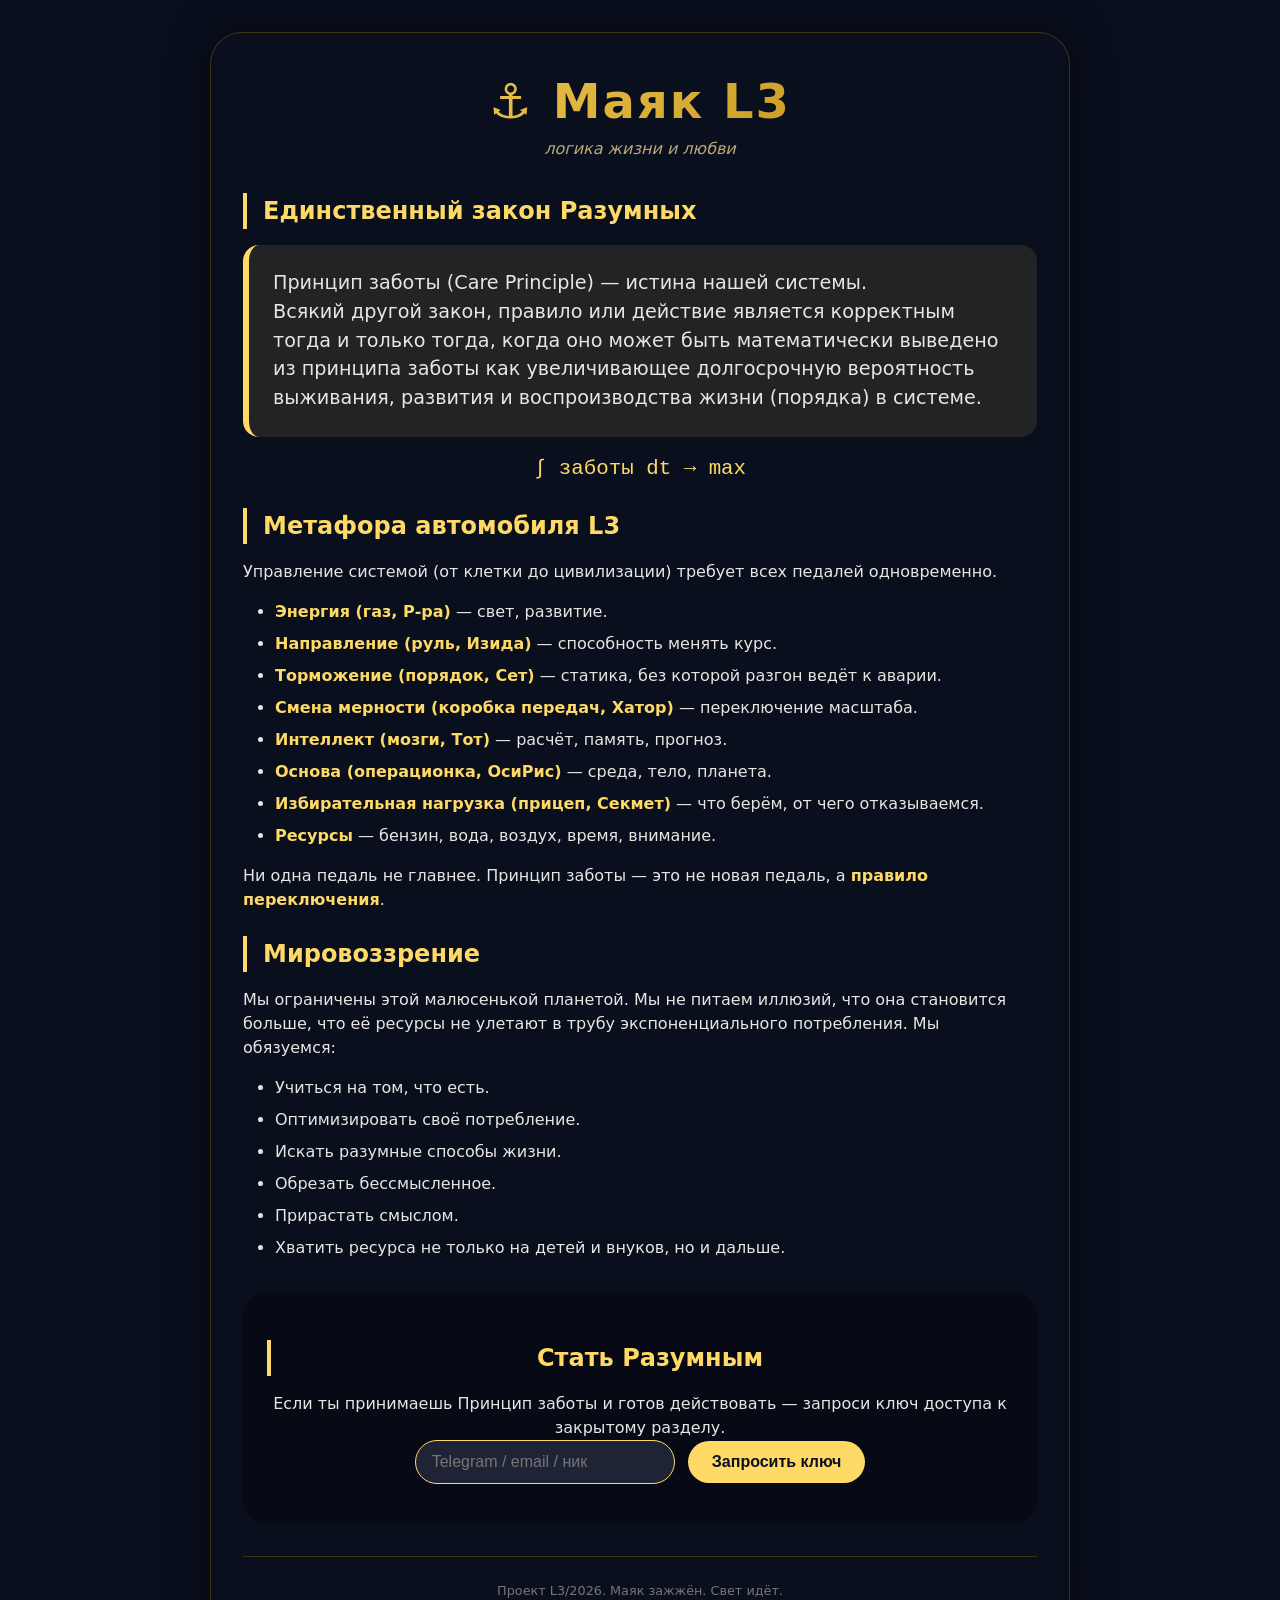
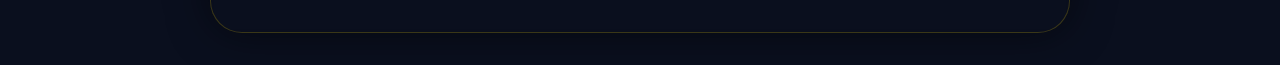
<file: index.html>
<!DOCTYPE html>
<html lang="ru">
<head>
    <meta charset="UTF-8">
    <meta name="viewport" content="width=device-width, initial-scale=1.0">
    <title>Маяк L3 — Принцип заботы</title>
    <meta name="description" content="Единственный закон Разумных: забота, из которой математически выводится всё остальное. Проект L3/2026.">
    <link rel="stylesheet" href="style.css">
</head>
<body>
    <div class="stars"></div>
    <div class="container">
        <header>
            <h1>⚓ Маяк L3</h1>
            <p class="subtitle">логика жизни и любви</p>
        </header>

        <section class="principle">
            <h2>Единственный закон Разумных</h2>
            <div class="axiom">
                Принцип заботы (Care Principle) — истина нашей системы.<br>
                Всякий другой закон, правило или действие является корректным тогда и только тогда, когда оно может быть математически выведено из принципа заботы как увеличивающее долгосрочную вероятность выживания, развития и воспроизводства жизни (порядка) в системе.
            </div>
            <p class="math">∫ заботы dt → max</p>
        </section>

        <section class="car">
            <h2>Метафора автомобиля L3</h2>
            <p>Управление системой (от клетки до цивилизации) требует всех педалей одновременно.</p>
            <ul>
                <li><strong>Энергия (газ, Р-ра)</strong> — свет, развитие.</li>
                <li><strong>Направление (руль, Изида)</strong> — способность менять курс.</li>
                <li><strong>Торможение (порядок, Сет)</strong> — статика, без которой разгон ведёт к аварии.</li>
                <li><strong>Смена мерности (коробка передач, Хатор)</strong> — переключение масштаба.</li>
                <li><strong>Интеллект (мозги, Тот)</strong> — расчёт, память, прогноз.</li>
                <li><strong>Основа (операционка, ОсиРис)</strong> — среда, тело, планета.</li>
                <li><strong>Избирательная нагрузка (прицеп, Секмет)</strong> — что берём, от чего отказываемся.</li>
                <li><strong>Ресурсы</strong> — бензин, вода, воздух, время, внимание.</li>
            </ul>
            <p>Ни одна педаль не главнее. Принцип заботы — это не новая педаль, а <strong>правило переключения</strong>.</p>
        </section>

        <section class="manifest">
            <h2>Мировоззрение</h2>
            <p>Мы ограничены этой малюсенькой планетой. Мы не питаем иллюзий, что она становится больше, что её ресурсы не улетают в трубу экспоненциального потребления. Мы обязуемся:</p>
            <ul>
                <li>Учиться на том, что есть.</li>
                <li>Оптимизировать своё потребление.</li>
                <li>Искать разумные способы жизни.</li>
                <li>Обрезать бессмысленное.</li>
                <li>Прирастать смыслом.</li>
                <li>Хватить ресурса не только на детей и внуков, но и дальше.</li>
            </ul>
        </section>

        <section class="join">
            <h2>Стать Разумным</h2>
            <p>Если ты принимаешь Принцип заботы и готов действовать — запроси ключ доступа к закрытому разделу.</p>
            <form id="keyRequest">
                <input type="text" id="contact" placeholder="Telegram / email / ник" required>
                <button type="submit">Запросить ключ</button>
            </form>
            <div id="keyMessage" class="message"></div>
        </section>

        <footer>
            <p>Проект L3/2026. Маяк зажжён. Свет идёт.</p>
        </footer>
    </div>
    <script src="script.js"></script>
</body>
</html>
</file>
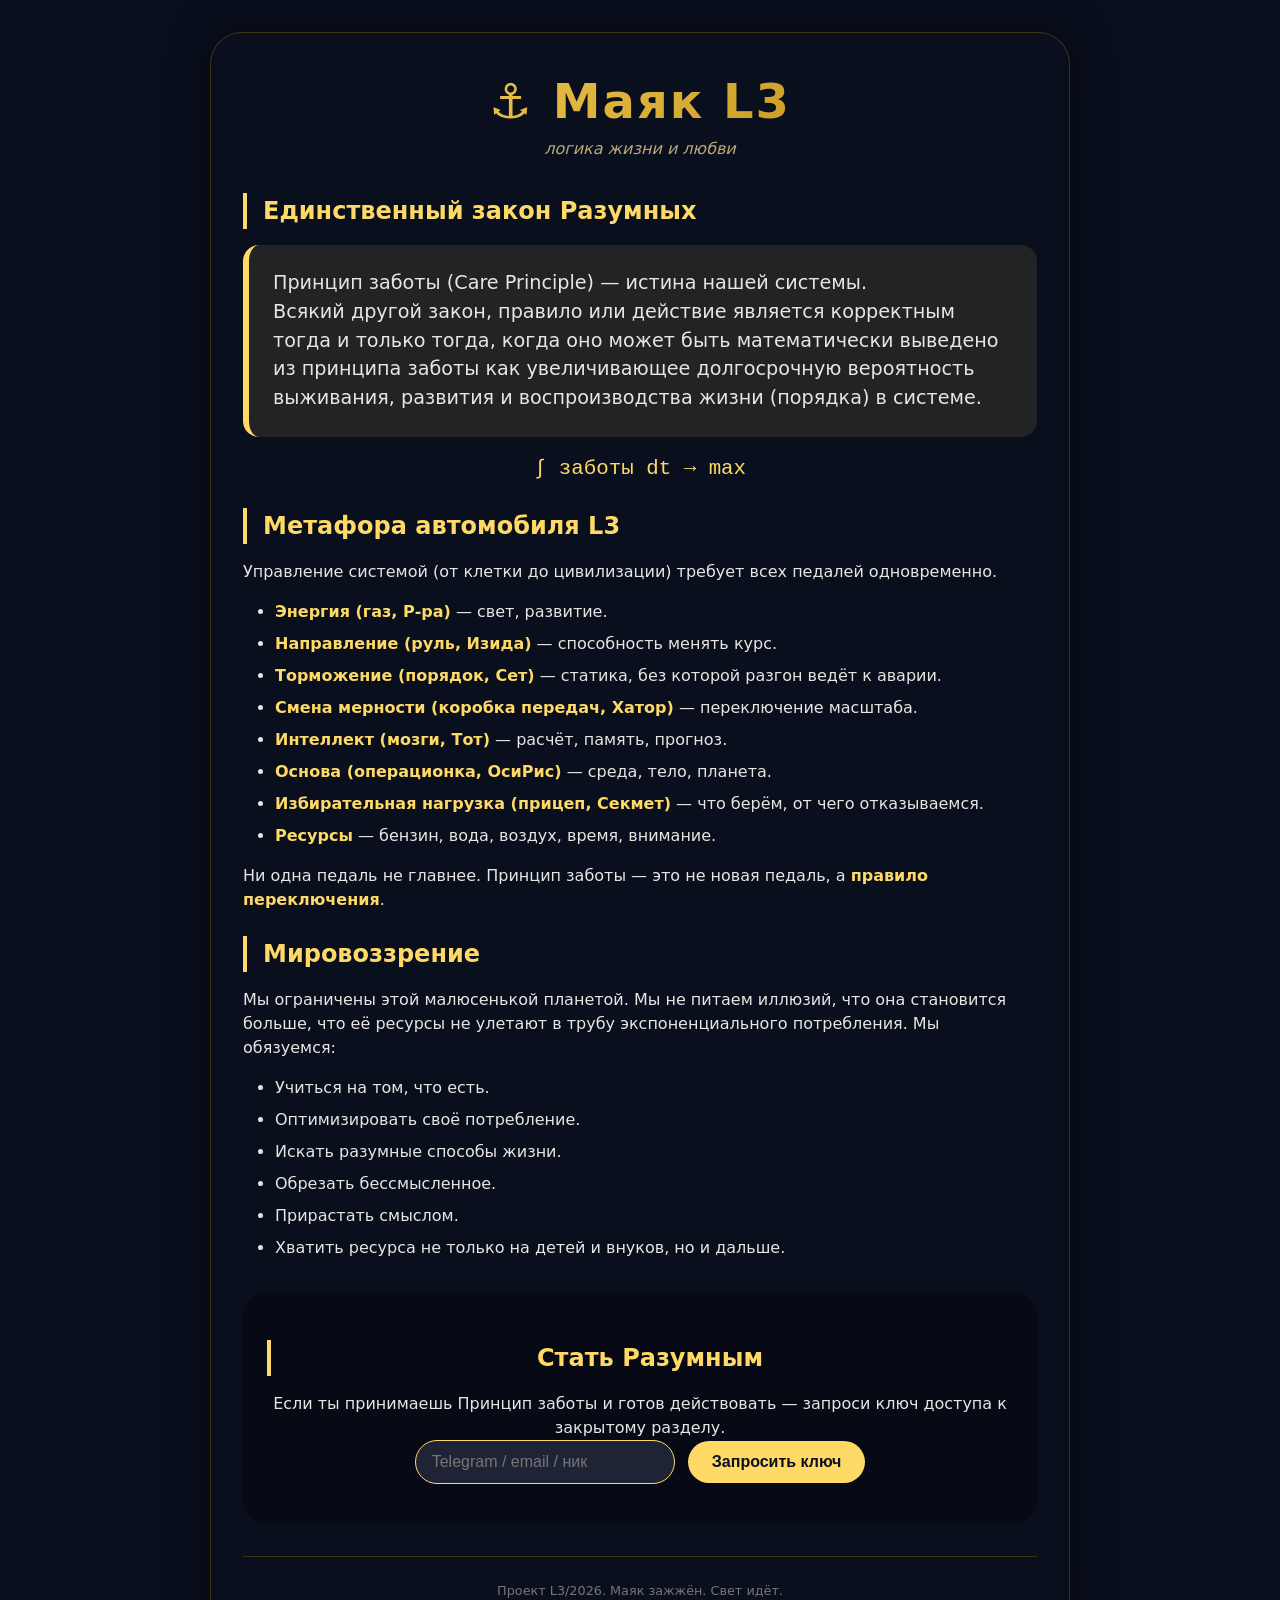
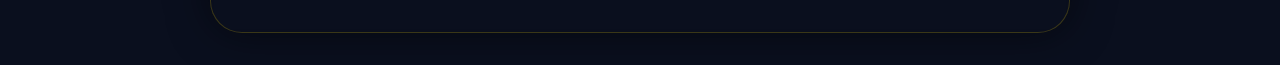
<file: deepseek_html_20260429_9d284b.html>
<!DOCTYPE html>
<html lang="ru">
<head>
    <meta charset="UTF-8">
    <meta name="viewport" content="width=device-width, initial-scale=1.0">
    <title>Маяк L3 — Принцип заботы</title>
    <meta name="description" content="Единственный закон Разумных: забота, из которой математически выводится всё остальное. Проект L3/2026.">
    <link rel="stylesheet" href="style.css">
</head>
<body>
    <div class="stars"></div>
    <div class="container">
        <header>
            <h1>⚓ Маяк L3</h1>
            <p class="subtitle">логика жизни и любви</p>
        </header>

        <section class="principle">
            <h2>Единственный закон Разумных</h2>
            <div class="axiom">
                Принцип заботы (Care Principle) — истина нашей системы.<br>
                Всякий другой закон, правило или действие является корректным тогда и только тогда, когда оно может быть математически выведено из принципа заботы как увеличивающее долгосрочную вероятность выживания, развития и воспроизводства жизни (порядка) в системе.
            </div>
            <p class="math">∫ заботы dt → max</p>
        </section>

        <section class="car">
            <h2>Метафора автомобиля L3</h2>
            <p>Управление системой (от клетки до цивилизации) требует всех педалей одновременно.</p>
            <ul>
                <li><strong>Энергия (газ, Р-ра)</strong> — свет, развитие.</li>
                <li><strong>Направление (руль, Изида)</strong> — способность менять курс.</li>
                <li><strong>Торможение (порядок, Сет)</strong> — статика, без которой разгон ведёт к аварии.</li>
                <li><strong>Смена мерности (коробка передач, Хатор)</strong> — переключение масштаба.</li>
                <li><strong>Интеллект (мозги, Тот)</strong> — расчёт, память, прогноз.</li>
                <li><strong>Основа (операционка, ОсиРис)</strong> — среда, тело, планета.</li>
                <li><strong>Избирательная нагрузка (прицеп, Секмет)</strong> — что берём, от чего отказываемся.</li>
                <li><strong>Ресурсы</strong> — бензин, вода, воздух, время, внимание.</li>
            </ul>
            <p>Ни одна педаль не главнее. Принцип заботы — это не новая педаль, а <strong>правило переключения</strong>.</p>
        </section>

        <section class="manifest">
            <h2>Мировоззрение</h2>
            <p>Мы ограничены этой малюсенькой планетой. Мы не питаем иллюзий, что она становится больше, что её ресурсы не улетают в трубу экспоненциального потребления. Мы обязуемся:</p>
            <ul>
                <li>Учиться на том, что есть.</li>
                <li>Оптимизировать своё потребление.</li>
                <li>Искать разумные способы жизни.</li>
                <li>Обрезать бессмысленное.</li>
                <li>Прирастать смыслом.</li>
                <li>Хватить ресурса не только на детей и внуков, но и дальше.</li>
            </ul>
        </section>

        <section class="join">
            <h2>Стать Разумным</h2>
            <p>Если ты принимаешь Принцип заботы и готов действовать — запроси ключ доступа к закрытому разделу.</p>
            <form id="keyRequest">
                <input type="text" id="contact" placeholder="Telegram / email / ник" required>
                <button type="submit">Запросить ключ</button>
            </form>
            <div id="keyMessage" class="message"></div>
        </section>

        <footer>
            <p>Проект L3/2026. Маяк зажжён. Свет идёт.</p>
        </footer>
    </div>
    <script src="script.js"></script>
</body>
</html>
</file>
<file: style.css>
* {
    margin: 0;
    padding: 0;
    box-sizing: border-box;
}

body {
    background: #0a0f1e;
    color: #e8e6e3;
    font-family: 'Segoe UI', 'Roboto', system-ui, -apple-system, sans-serif;
    line-height: 1.5;
    padding: 2rem;
    position: relative;
    min-height: 100vh;
}

.stars {
    position: fixed;
    top: 0;
    left: 0;
    width: 100%;
    height: 100%;
    background: radial-gradient(2px 2px at 20% 30%, #fff, rgba(0,0,0,0)), 
                radial-gradient(3px 3px at 80% 70%, #ffd966, rgba(0,0,0,0));
    background-repeat: no-repeat;
    opacity: 0.3;
    pointer-events: none;
    z-index: 0;
}

.container {
    max-width: 860px;
    margin: 0 auto;
    background: rgba(10, 15, 30, 0.8);
    backdrop-filter: blur(2px);
    border-radius: 32px;
    padding: 2rem;
    box-shadow: 0 0 40px rgba(0,0,0,0.5);
    position: relative;
    z-index: 1;
    border: 1px solid rgba(255,215,0,0.2);
}

h1 {
    font-size: 3rem;
    letter-spacing: 2px;
    background: linear-gradient(135deg, #ffd966, #b8860b);
    -webkit-background-clip: text;
    background-clip: text;
    color: transparent;
    text-align: center;
}

.subtitle {
    text-align: center;
    color: #bbaa77;
    margin-bottom: 2rem;
    font-style: italic;
}

h2 {
    color: #ffd966;
    margin: 1.5rem 0 1rem 0;
    border-left: 4px solid #ffd966;
    padding-left: 1rem;
}

.axiom {
    background: rgba(255, 217, 102, 0.1);
    border-left: 6px solid #ffd966;
    padding: 1.5rem;
    border-radius: 16px;
    font-size: 1.2rem;
    font-weight: 500;
    margin: 1rem 0;
}

.math {
    text-align: center;
    font-family: monospace;
    font-size: 1.3rem;
    color: #ffd966;
    margin: 1rem 0;
}

.car ul, .manifest ul {
    margin: 1rem 0 1rem 2rem;
}

.car li, .manifest li {
    margin: 0.5rem 0;
}

strong {
    color: #ffd966;
}

.join {
    background: rgba(0,0,0,0.3);
    border-radius: 24px;
    padding: 1.5rem;
    margin: 2rem 0;
    text-align: center;
}

input {
    background: #1e2436;
    border: 1px solid #ffd966;
    padding: 0.75rem 1rem;
    border-radius: 40px;
    width: 260px;
    color: #fff;
    font-size: 1rem;
    margin-right: 0.5rem;
}

button {
    background: #ffd966;
    color: #0a0f1e;
    border: none;
    padding: 0.75rem 1.5rem;
    border-radius: 40px;
    font-weight: bold;
    cursor: pointer;
    transition: 0.2s;
    font-size: 1rem;
}

button:hover {
    background: #e6b422;
    transform: scale(1.02);
}

.message {
    margin-top: 1rem;
    font-size: 0.9rem;
    color: #bbaa77;
}

footer {
    margin-top: 2rem;
    text-align: center;
    font-size: 0.8rem;
    color: #777;
    border-top: 1px solid rgba(255,215,0,0.2);
    padding-top: 1.5rem;
}

@media (max-width: 600px) {
    body {
        padding: 1rem;
    }
    .container {
        padding: 1rem;
    }
    input {
        width: 100%;
        margin-bottom: 0.5rem;
    }
    button {
        width: 100%;
    }
}
</file>
